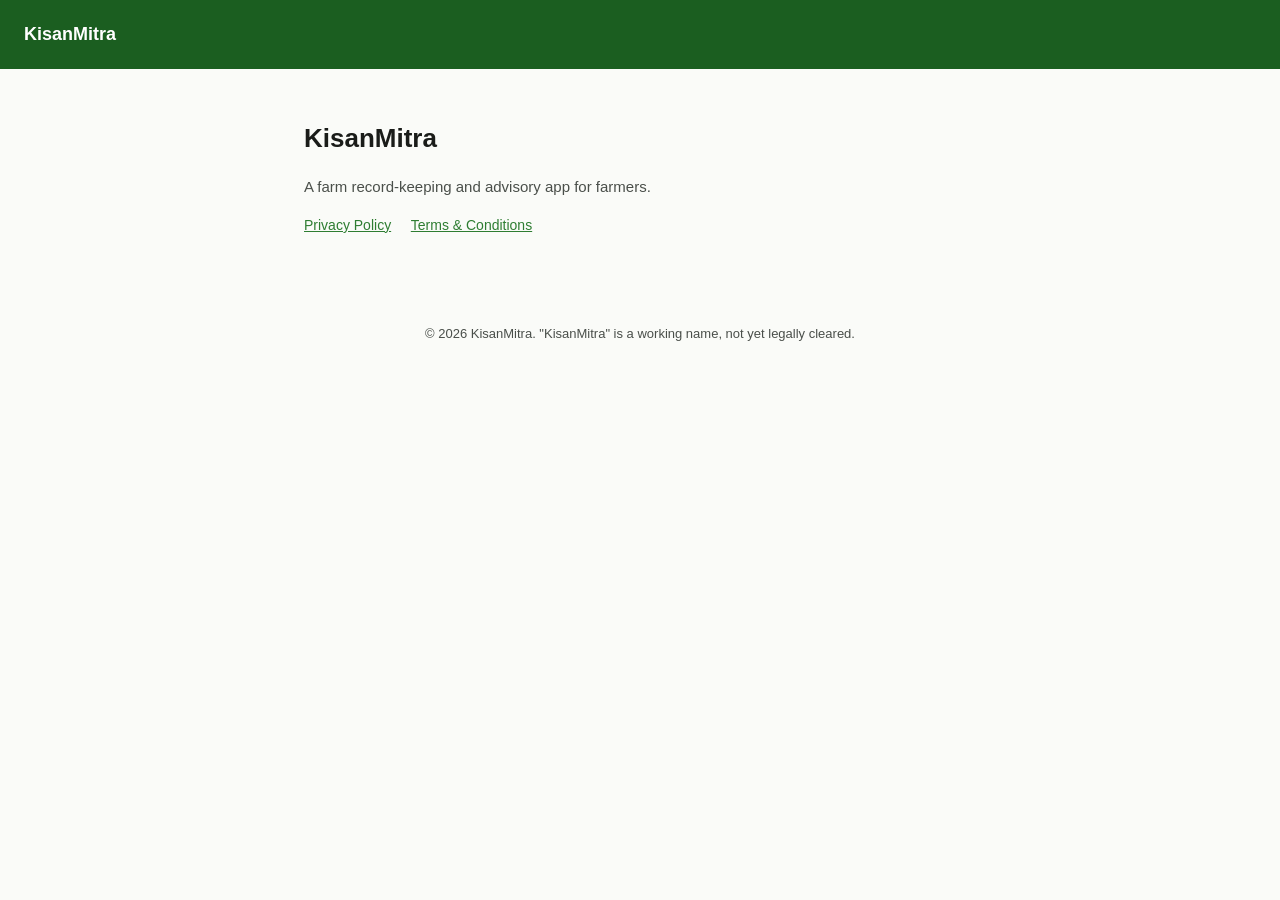
<file: hosting/index.html>
<!doctype html>
<html lang="en">
<head>
<meta charset="utf-8">
<meta name="viewport" content="width=device-width, initial-scale=1">
<title>KisanMitra</title>
<link rel="stylesheet" href="styles.css">
</head>
<body>
<header>
  <a href="/">KisanMitra</a>
</header>
<main>
  <h1>KisanMitra</h1>
  <p>A farm record-keeping and advisory app for farmers.</p>
  <div class="nav-links">
    <a href="/privacy.html">Privacy Policy</a>
    <a href="/terms.html">Terms &amp; Conditions</a>
  </div>
</main>
<footer>&copy; 2026 KisanMitra. "KisanMitra" is a working name, not yet legally cleared.</footer>
</body>
</html>
</file>
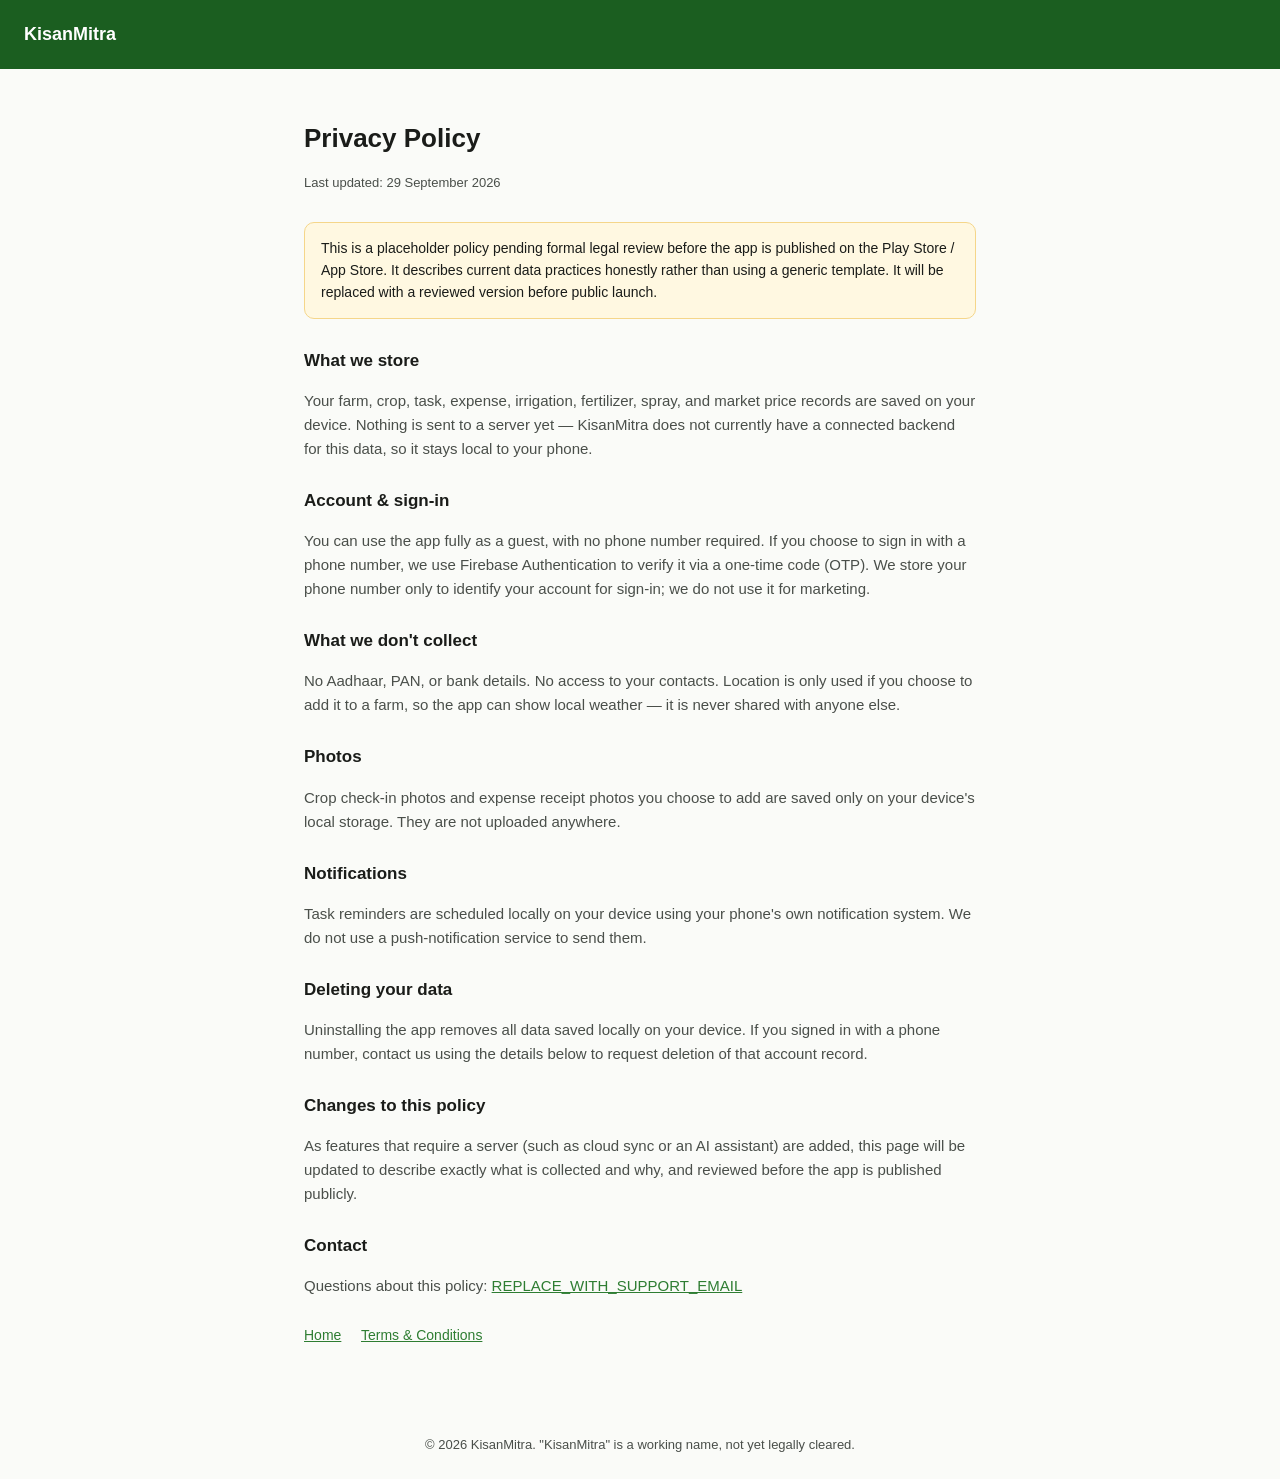
<file: hosting/privacy.html>
<!doctype html>
<html lang="en">
<head>
<meta charset="utf-8">
<meta name="viewport" content="width=device-width, initial-scale=1">
<title>Privacy Policy — KisanMitra</title>
<link rel="stylesheet" href="styles.css">
</head>
<body>
<header>
  <a href="/">KisanMitra</a>
</header>
<main>
  <h1>Privacy Policy</h1>
  <p class="effective-date">Last updated: 29 September 2026</p>

  <div class="notice">
    This is a placeholder policy pending formal legal review before the app is
    published on the Play Store / App Store. It describes current data
    practices honestly rather than using a generic template. It will be
    replaced with a reviewed version before public launch.
  </div>

  <section>
    <h2>What we store</h2>
    <p>
      Your farm, crop, task, expense, irrigation, fertilizer, spray, and
      market price records are saved on your device. Nothing is sent to a
      server yet — KisanMitra does not currently have a connected backend
      for this data, so it stays local to your phone.
    </p>
  </section>

  <section>
    <h2>Account &amp; sign-in</h2>
    <p>
      You can use the app fully as a guest, with no phone number required.
      If you choose to sign in with a phone number, we use Firebase
      Authentication to verify it via a one-time code (OTP). We store your
      phone number only to identify your account for sign-in; we do not use
      it for marketing.
    </p>
  </section>

  <section>
    <h2>What we don't collect</h2>
    <p>
      No Aadhaar, PAN, or bank details. No access to your contacts. Location
      is only used if you choose to add it to a farm, so the app can show
      local weather — it is never shared with anyone else.
    </p>
  </section>

  <section>
    <h2>Photos</h2>
    <p>
      Crop check-in photos and expense receipt photos you choose to add are
      saved only on your device's local storage. They are not uploaded
      anywhere.
    </p>
  </section>

  <section>
    <h2>Notifications</h2>
    <p>
      Task reminders are scheduled locally on your device using your
      phone's own notification system. We do not use a push-notification
      service to send them.
    </p>
  </section>

  <section>
    <h2>Deleting your data</h2>
    <p>
      Uninstalling the app removes all data saved locally on your device.
      If you signed in with a phone number, contact us using the details
      below to request deletion of that account record.
    </p>
  </section>

  <section>
    <h2>Changes to this policy</h2>
    <p>
      As features that require a server (such as cloud sync or an AI
      assistant) are added, this page will be updated to describe exactly
      what is collected and why, and reviewed before the app is published
      publicly.
    </p>
  </section>

  <section>
    <h2>Contact</h2>
    <p>
      Questions about this policy: <a href="mailto:REPLACE_WITH_SUPPORT_EMAIL">REPLACE_WITH_SUPPORT_EMAIL</a>
    </p>
  </section>

  <div class="nav-links">
    <a href="/">Home</a>
    <a href="/terms.html">Terms &amp; Conditions</a>
  </div>
</main>
<footer>&copy; 2026 KisanMitra. "KisanMitra" is a working name, not yet legally cleared.</footer>
</body>
</html>
</file>
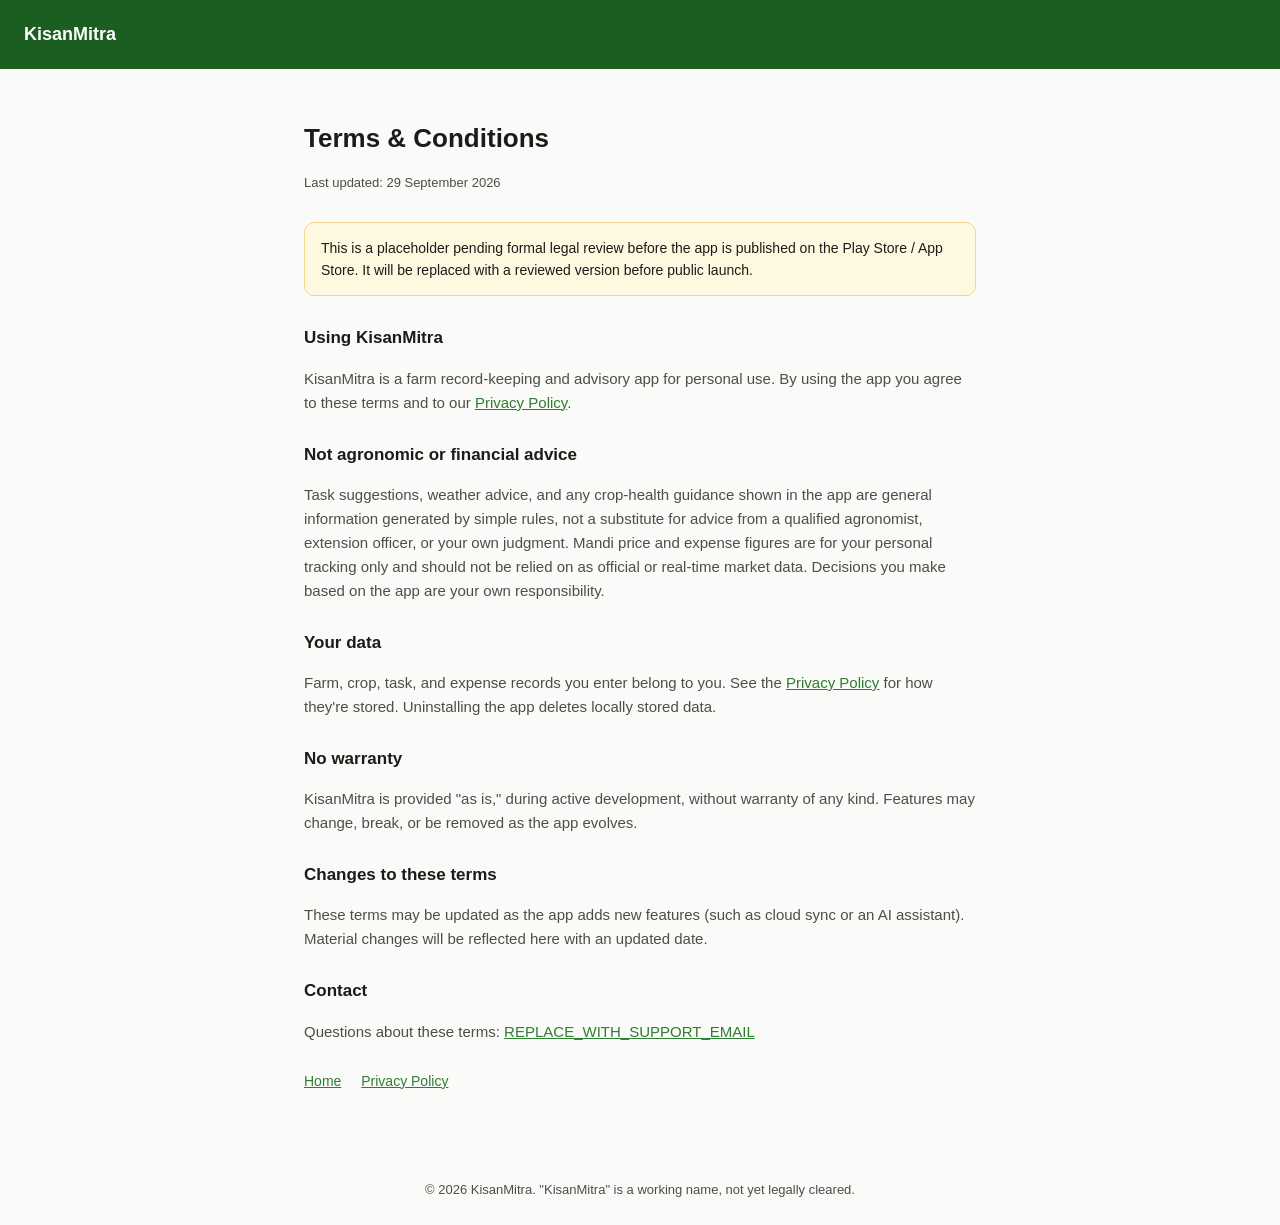
<file: hosting/terms.html>
<!doctype html>
<html lang="en">
<head>
<meta charset="utf-8">
<meta name="viewport" content="width=device-width, initial-scale=1">
<title>Terms &amp; Conditions — KisanMitra</title>
<link rel="stylesheet" href="styles.css">
</head>
<body>
<header>
  <a href="/">KisanMitra</a>
</header>
<main>
  <h1>Terms &amp; Conditions</h1>
  <p class="effective-date">Last updated: 29 September 2026</p>

  <div class="notice">
    This is a placeholder pending formal legal review before the app is
    published on the Play Store / App Store. It will be replaced with a
    reviewed version before public launch.
  </div>

  <section>
    <h2>Using KisanMitra</h2>
    <p>
      KisanMitra is a farm record-keeping and advisory app for personal
      use. By using the app you agree to these terms and to our
      <a href="/privacy.html">Privacy Policy</a>.
    </p>
  </section>

  <section>
    <h2>Not agronomic or financial advice</h2>
    <p>
      Task suggestions, weather advice, and any crop-health guidance shown
      in the app are general information generated by simple rules, not a
      substitute for advice from a qualified agronomist, extension
      officer, or your own judgment. Mandi price and expense figures are
      for your personal tracking only and should not be relied on as
      official or real-time market data. Decisions you make based on the
      app are your own responsibility.
    </p>
  </section>

  <section>
    <h2>Your data</h2>
    <p>
      Farm, crop, task, and expense records you enter belong to you. See
      the <a href="/privacy.html">Privacy Policy</a> for how they're
      stored. Uninstalling the app deletes locally stored data.
    </p>
  </section>

  <section>
    <h2>No warranty</h2>
    <p>
      KisanMitra is provided "as is," during active development, without
      warranty of any kind. Features may change, break, or be removed as
      the app evolves.
    </p>
  </section>

  <section>
    <h2>Changes to these terms</h2>
    <p>
      These terms may be updated as the app adds new features (such as
      cloud sync or an AI assistant). Material changes will be reflected
      here with an updated date.
    </p>
  </section>

  <section>
    <h2>Contact</h2>
    <p>
      Questions about these terms: <a href="mailto:REPLACE_WITH_SUPPORT_EMAIL">REPLACE_WITH_SUPPORT_EMAIL</a>
    </p>
  </section>

  <div class="nav-links">
    <a href="/">Home</a>
    <a href="/privacy.html">Privacy Policy</a>
  </div>
</main>
<footer>&copy; 2026 KisanMitra. "KisanMitra" is a working name, not yet legally cleared.</footer>
</body>
</html>
</file>
<file: hosting/styles.css>
:root {
  --primary: #2E7D32;
  --primary-dark: #1B5E20;
  --text: #1A1C19;
  --text-secondary: #4A4F4A;
  --border: #E0E4DD;
  --bg: #FAFBF8;
  --surface: #FFFFFF;
}

* { box-sizing: border-box; }

body {
  margin: 0;
  font-family: -apple-system, BlinkMacSystemFont, "Segoe UI", Roboto, Helvetica, Arial, sans-serif;
  background: var(--bg);
  color: var(--text);
  line-height: 1.6;
}

header {
  background: var(--primary-dark);
  color: #fff;
  padding: 20px 24px;
}

header a {
  color: #fff;
  text-decoration: none;
  font-weight: 700;
  font-size: 18px;
}

main {
  max-width: 720px;
  margin: 0 auto;
  padding: 32px 24px 64px;
}

h1 {
  font-size: 26px;
  margin-bottom: 4px;
}

.effective-date {
  color: var(--text-secondary);
  font-size: 13px;
  margin-bottom: 28px;
}

.notice {
  background: #FFF8E1;
  border: 1px solid #F5D68A;
  border-radius: 10px;
  padding: 14px 16px;
  font-size: 14px;
  margin-bottom: 28px;
}

section {
  margin-bottom: 26px;
}

h2 {
  font-size: 17px;
  margin-bottom: 6px;
}

p, li {
  color: var(--text-secondary);
  font-size: 15px;
}

a {
  color: var(--primary);
}

.nav-links {
  margin-top: 8px;
  font-size: 14px;
}

.nav-links a {
  margin-right: 16px;
}

footer {
  text-align: center;
  color: var(--text-secondary);
  font-size: 13px;
  padding: 24px;
}
</file>
